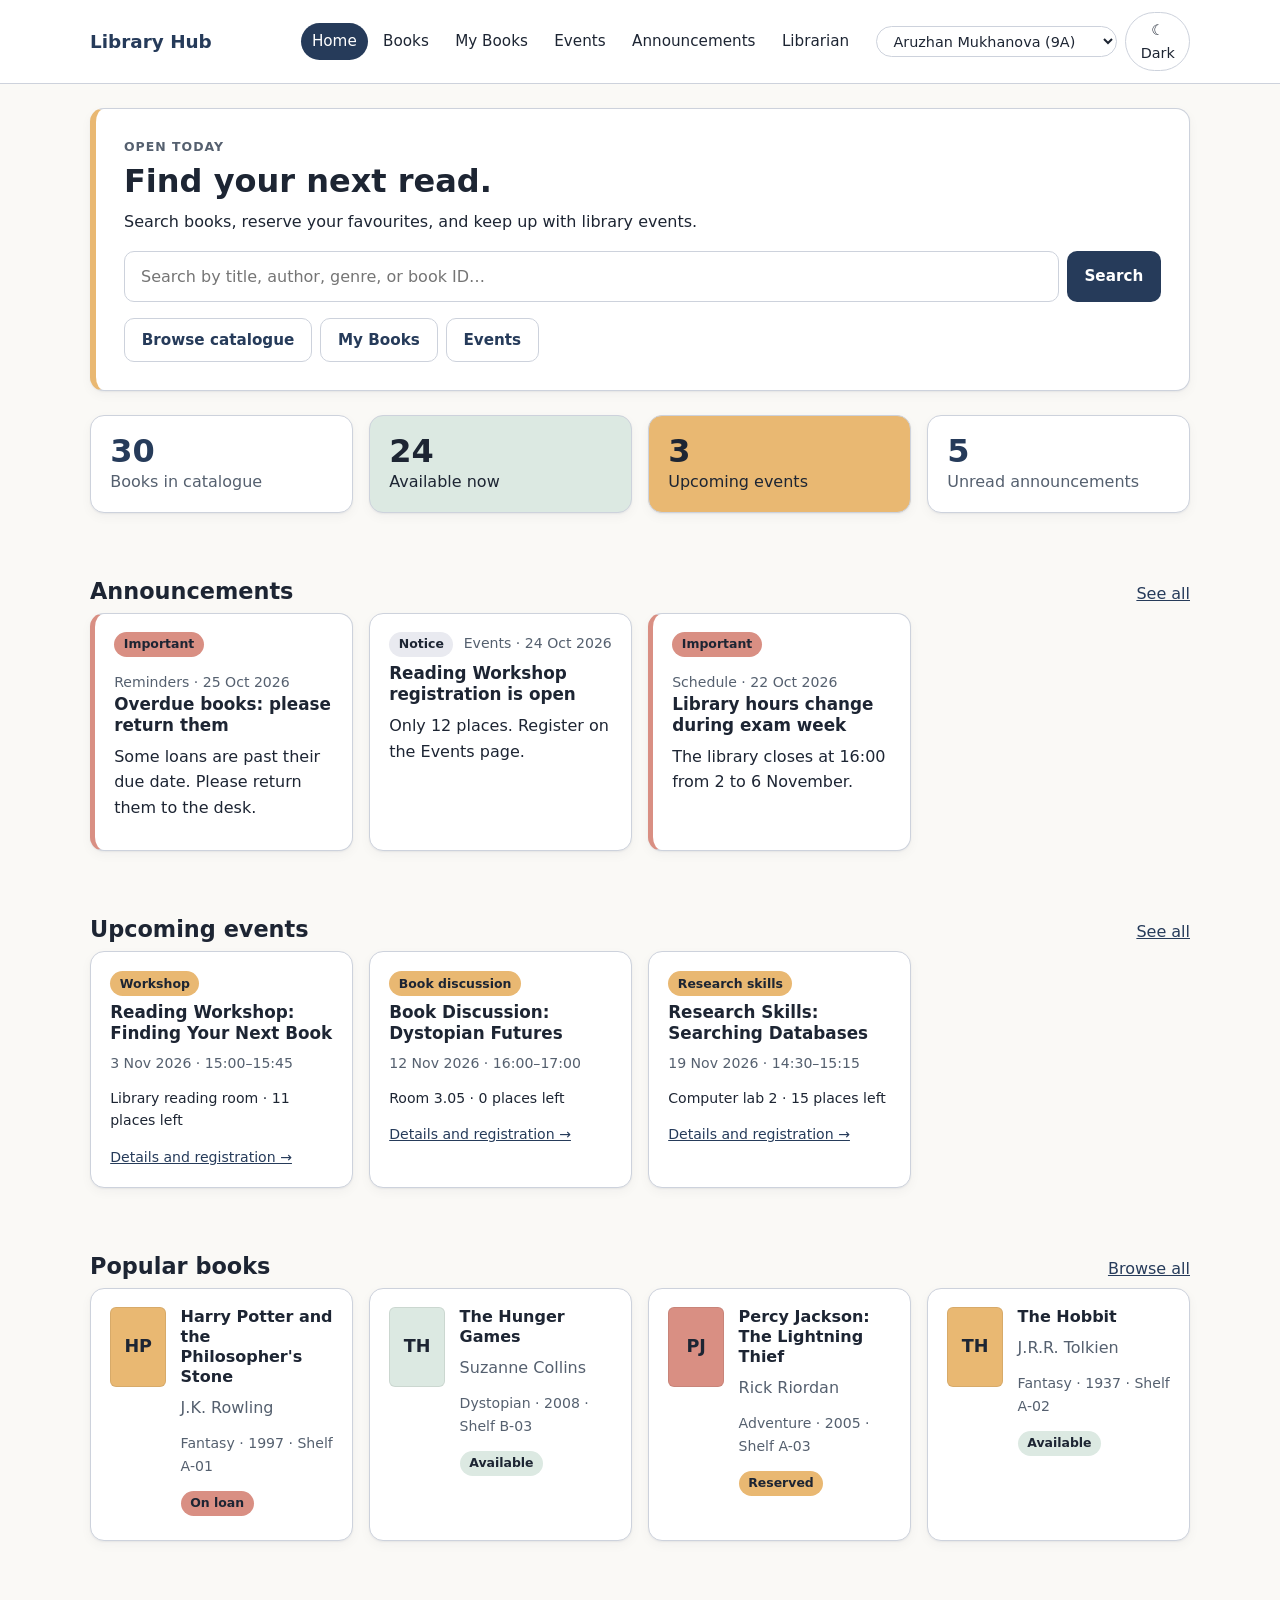
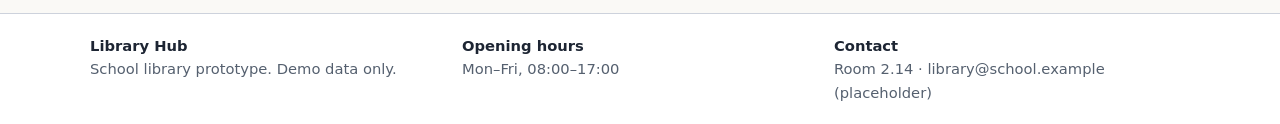
<file: index.html>
<!DOCTYPE html>
<html lang="en">
<head>
  <meta charset="UTF-8">
  <meta name="viewport" content="width=device-width, initial-scale=1">
  <title>Home · Library Hub</title>
  <script>
    (function () {
      var saved = null;
      try { saved = localStorage.getItem("libraryHub.theme"); } catch (e) {}
      var dark = saved ? saved === "dark" : matchMedia("(prefers-color-scheme: dark)").matches;
      document.documentElement.dataset.theme = dark ? "dark" : "light";
    })();
  </script>
  <link rel="stylesheet" href="css/style.css">
</head>
<body>
  <a class="visually-hidden" href="#main">Skip to content</a>
  <header class="site-header"><div class="inner">
    <a class="logo" href="index.html">Library Hub</a>
    <button class="menu-btn" type="button" aria-expanded="false" aria-controls="mainNav">Menu</button>
    <nav class="main-nav" id="mainNav" aria-label="Main">
      <a href="index.html" aria-current="page">Home</a>
      <a href="catalogue.html">Books</a>
      <a href="my-books.html">My Books</a>
      <a href="events.html">Events</a>
      <a href="announcements.html">Announcements</a>
      <a href="librarian.html">Librarian</a>
    </nav>
    <div class="header-tools">
      <label class="visually-hidden" for="studentSelect">Viewing as</label>
      <select id="studentSelect" class="student-select"></select>
      <button id="themeToggle" type="button">☾ Dark</button>
    </div>
  </div></header>

  <main id="main" class="container">
    <section class="card hero">
      <p class="eyebrow">Open today</p>
      <h1>Find your next read.</h1>
      <p>Search books, reserve your favourites, and keep up with library events.</p>
      <form id="heroSearch" class="search-form" role="search">
        <label class="visually-hidden" for="heroQuery">Search books</label>
        <input id="heroQuery" type="search" placeholder="Search by title, author, genre, or book ID…">
        <button class="btn primary" type="submit">Search</button>
      </form>
      <div class="quick-links">
        <a class="btn secondary" href="catalogue.html">Browse catalogue</a>
        <a class="btn secondary" href="my-books.html">My Books</a>
        <a class="btn secondary" href="events.html">Events</a>
      </div>
    </section>

    <section class="stats" aria-label="Library at a glance">
      <div class="card stat"><span class="stat-value" id="statBooks">–</span><span class="muted">Books in catalogue</span></div>
      <div class="card stat sage-bg"><span class="stat-value" id="statAvailable">–</span><span>Available now</span></div>
      <div class="card stat amber-bg"><span class="stat-value" id="statEvents">–</span><span>Upcoming events</span></div>
      <div class="card stat"><span class="stat-value" id="statUnread">–</span><span class="muted">Unread announcements</span></div>
    </section>

    <div class="section-head"><h2>Announcements</h2><a href="announcements.html">See all</a></div>
    <div class="card-grid" id="homeAnnouncements"></div>

    <div class="section-head"><h2>Upcoming events</h2><a href="events.html">See all</a></div>
    <div class="card-grid" id="homeEvents"></div>

    <div class="section-head"><h2>Popular books</h2><a href="catalogue.html">Browse all</a></div>
    <div class="card-grid books" id="homeBooks"></div>
  </main>

  <footer class="site-footer"><div class="inner">
    <div><strong>Library Hub</strong><br>School library prototype. Demo data only.</div>
    <div><strong>Opening hours</strong><br>Mon–Fri, 08:00–17:00</div>
    <div><strong>Contact</strong><br>Room 2.14 · library@school.example (placeholder)</div>
  </div></footer>

  <script src="js/data.js"></script>
  <script src="js/common.js"></script>
  <script src="js/home.js"></script>
</body>
</html>
</file>
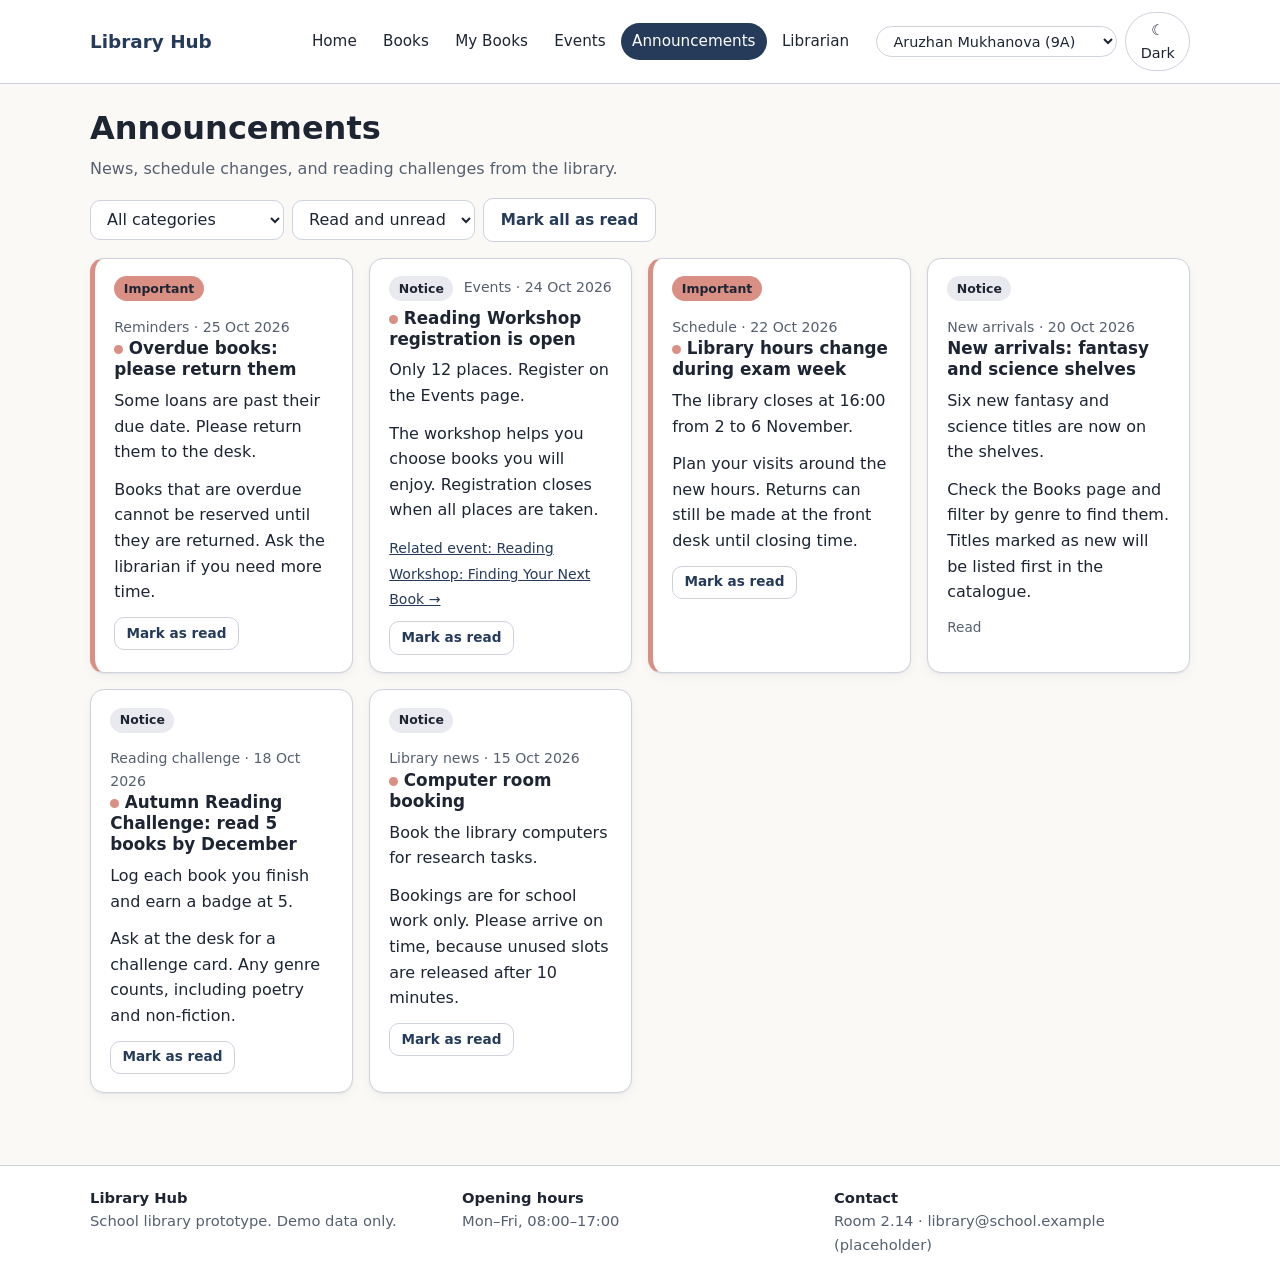
<file: announcements.html>
<!DOCTYPE html>
<html lang="en">
<head>
  <meta charset="UTF-8">
  <meta name="viewport" content="width=device-width, initial-scale=1">
  <title>Announcements · Library Hub</title>
  <script>
    (function () {
      var saved = null;
      try { saved = localStorage.getItem("libraryHub.theme"); } catch (e) {}
      var dark = saved ? saved === "dark" : matchMedia("(prefers-color-scheme: dark)").matches;
      document.documentElement.dataset.theme = dark ? "dark" : "light";
    })();
  </script>
  <link rel="stylesheet" href="css/style.css">
</head>
<body>
  <header class="site-header"><div class="inner">
    <a class="logo" href="index.html">Library Hub</a>
    <button class="menu-btn" type="button" aria-expanded="false" aria-controls="mainNav">Menu</button>
    <nav class="main-nav" id="mainNav" aria-label="Main">
      <a href="index.html">Home</a>
      <a href="catalogue.html">Books</a>
      <a href="my-books.html">My Books</a>
      <a href="events.html">Events</a>
      <a href="announcements.html" aria-current="page">Announcements</a>
      <a href="librarian.html">Librarian</a>
    </nav>
    <div class="header-tools">
      <label class="visually-hidden" for="studentSelect">Viewing as</label>
      <select id="studentSelect" class="student-select"></select>
      <button id="themeToggle" type="button">☾ Dark</button>
    </div>
  </div></header>

  <main class="container">
    <h1>Announcements</h1>
    <p class="muted">News, schedule changes, and reading challenges from the library.</p>

    <div class="actions" style="margin: 1rem 0;">
      <label for="categoryFilter" class="visually-hidden">Filter by category</label>
      <select id="categoryFilter" style="width:auto;">
        <option value="">All categories</option>
      </select>
      <label for="readFilter" class="visually-hidden">Filter by read status</label>
      <select id="readFilter" style="width:auto;">
        <option value="">Read and unread</option>
        <option value="unread">Unread only</option>
      </select>
      <button class="btn secondary" type="button" id="markAllRead">Mark all as read</button>
    </div>

    <div class="card-grid" id="announcementList"></div>
    <p class="empty card" id="emptyState" hidden>No announcements match these filters.</p>
  </main>

  <footer class="site-footer"><div class="inner">
    <div><strong>Library Hub</strong><br>School library prototype. Demo data only.</div>
    <div><strong>Opening hours</strong><br>Mon–Fri, 08:00–17:00</div>
    <div><strong>Contact</strong><br>Room 2.14 · library@school.example (placeholder)</div>
  </div></footer>

  <script src="js/data.js"></script>
  <script src="js/common.js"></script>
  <script src="js/announcements.js"></script>
</body>
</html>
</file>
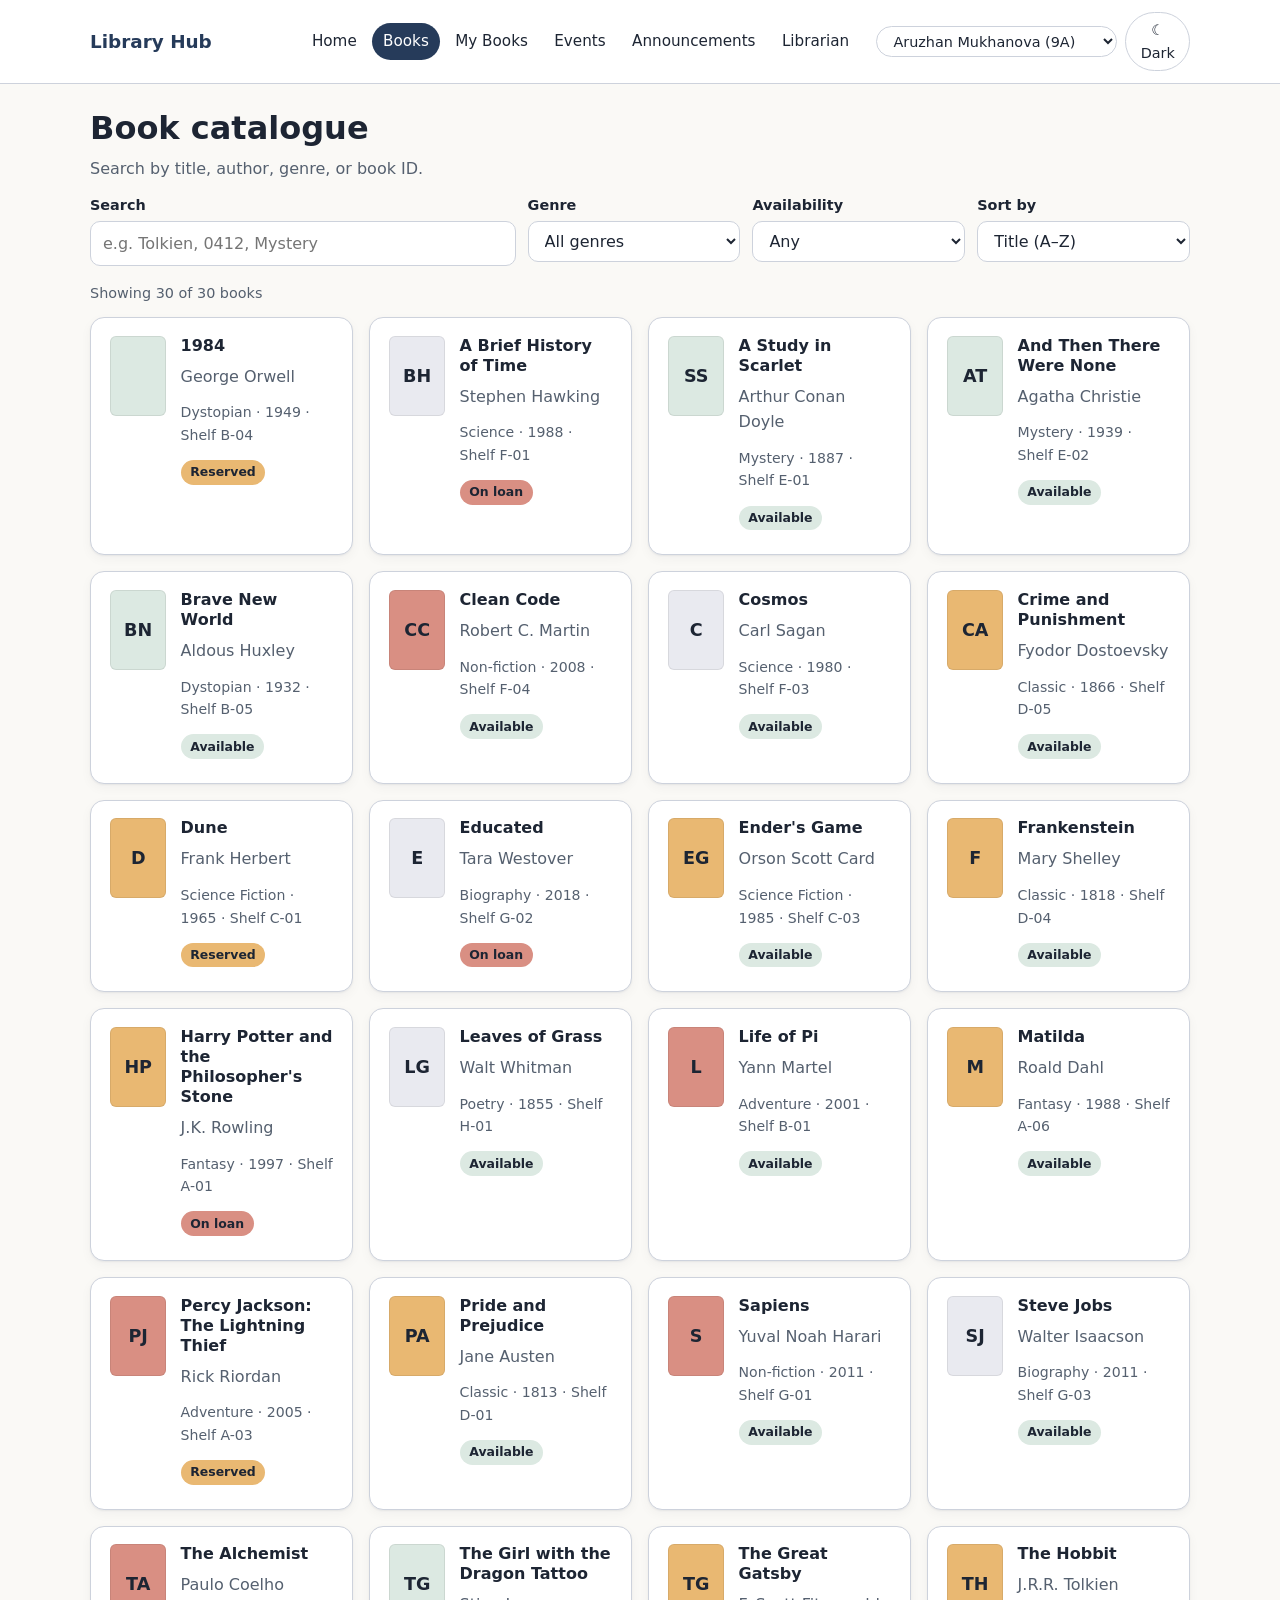
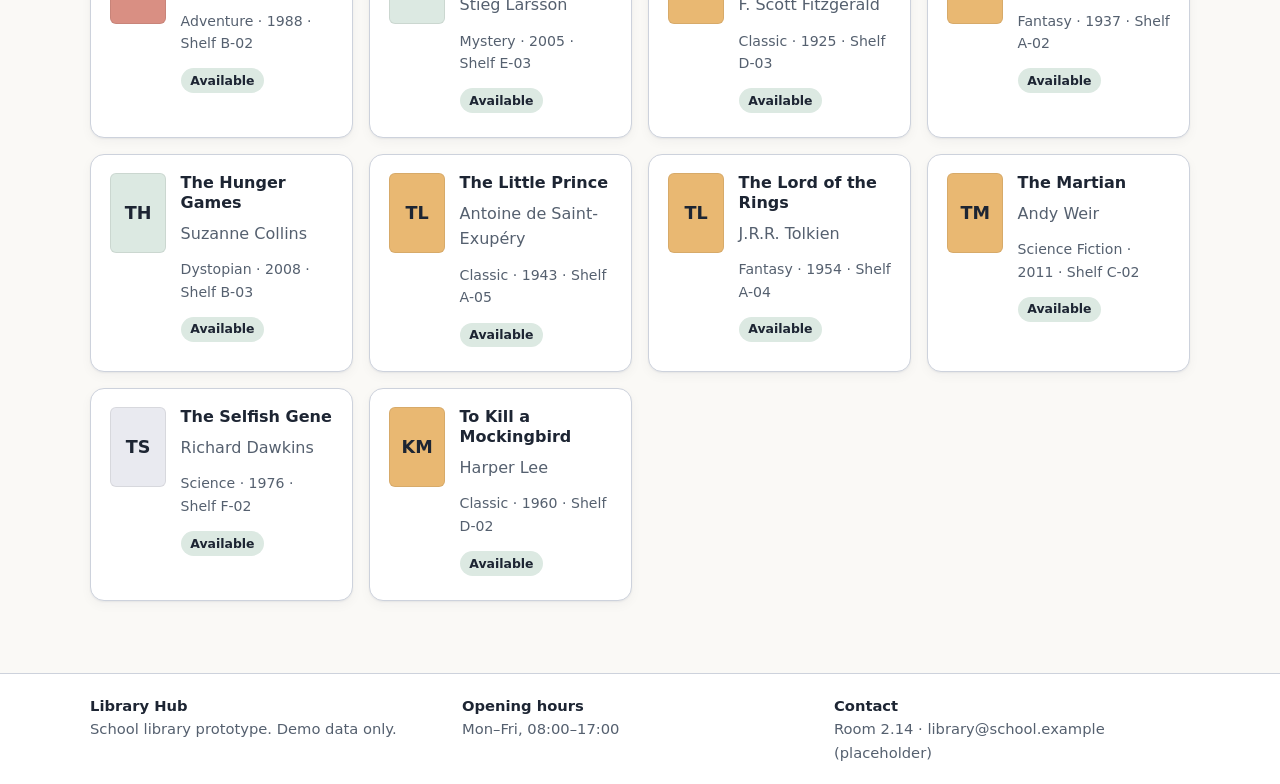
<file: catalogue.html>
<!DOCTYPE html>
<html lang="en">
<head>
  <meta charset="UTF-8">
  <meta name="viewport" content="width=device-width, initial-scale=1">
  <title>Book catalogue · Library Hub</title>
  <script>
    (function () {
      var saved = null;
      try { saved = localStorage.getItem("libraryHub.theme"); } catch (e) {}
      var dark = saved ? saved === "dark" : matchMedia("(prefers-color-scheme: dark)").matches;
      document.documentElement.dataset.theme = dark ? "dark" : "light";
    })();
  </script>
  <link rel="stylesheet" href="css/style.css">
</head>
<body>
  <header class="site-header"><div class="inner">
    <a class="logo" href="index.html">Library Hub</a>
    <button class="menu-btn" type="button" aria-expanded="false" aria-controls="mainNav">Menu</button>
    <nav class="main-nav" id="mainNav" aria-label="Main">
      <a href="index.html">Home</a>
      <a href="catalogue.html" aria-current="page">Books</a>
      <a href="my-books.html">My Books</a>
      <a href="events.html">Events</a>
      <a href="announcements.html">Announcements</a>
      <a href="librarian.html">Librarian</a>
    </nav>
    <div class="header-tools">
      <label class="visually-hidden" for="studentSelect">Viewing as</label>
      <select id="studentSelect" class="student-select"></select>
      <button id="themeToggle" type="button">☾ Dark</button>
    </div>
  </div></header>

  <main class="container">
    <h1>Book catalogue</h1>
    <p class="muted">Search by title, author, genre, or book ID.</p>

    <div class="filters">
      <div>
        <label for="searchInput">Search</label>
        <input id="searchInput" type="search" placeholder="e.g. Tolkien, 0412, Mystery">
      </div>
      <div>
        <label for="genreFilter">Genre</label>
        <select id="genreFilter"><option value="">All genres</option></select>
      </div>
      <div>
        <label for="availabilityFilter">Availability</label>
        <select id="availabilityFilter">
          <option value="">Any</option>
          <option value="available">Available</option>
          <option value="reserved">Reserved</option>
          <option value="borrowed">On loan</option>
        </select>
      </div>
      <div>
        <label for="sortSelect">Sort by</label>
        <select id="sortSelect">
          <option value="title">Title (A–Z)</option>
          <option value="author">Author (A–Z)</option>
          <option value="popularity">Most popular</option>
        </select>
      </div>
    </div>

    <p class="result-count" id="resultCount" aria-live="polite"></p>
    <div class="card-grid books" id="bookGrid"></div>
    <p class="empty card" id="emptyState" hidden>No books match your search. Try a different word, or clear the filters.</p>
  </main>

  <dialog id="bookDialog" aria-labelledby="dialogTitle">
    <button class="btn secondary close-btn" type="button" id="closeDialog">Close</button>
    <div id="bookDetail"></div>
  </dialog>

  <footer class="site-footer"><div class="inner">
    <div><strong>Library Hub</strong><br>School library prototype. Demo data only.</div>
    <div><strong>Opening hours</strong><br>Mon–Fri, 08:00–17:00</div>
    <div><strong>Contact</strong><br>Room 2.14 · library@school.example (placeholder)</div>
  </div></footer>

  <script src="js/data.js"></script>
  <script src="js/common.js"></script>
  <script src="js/catalogue.js"></script>
</body>
</html>
</file>
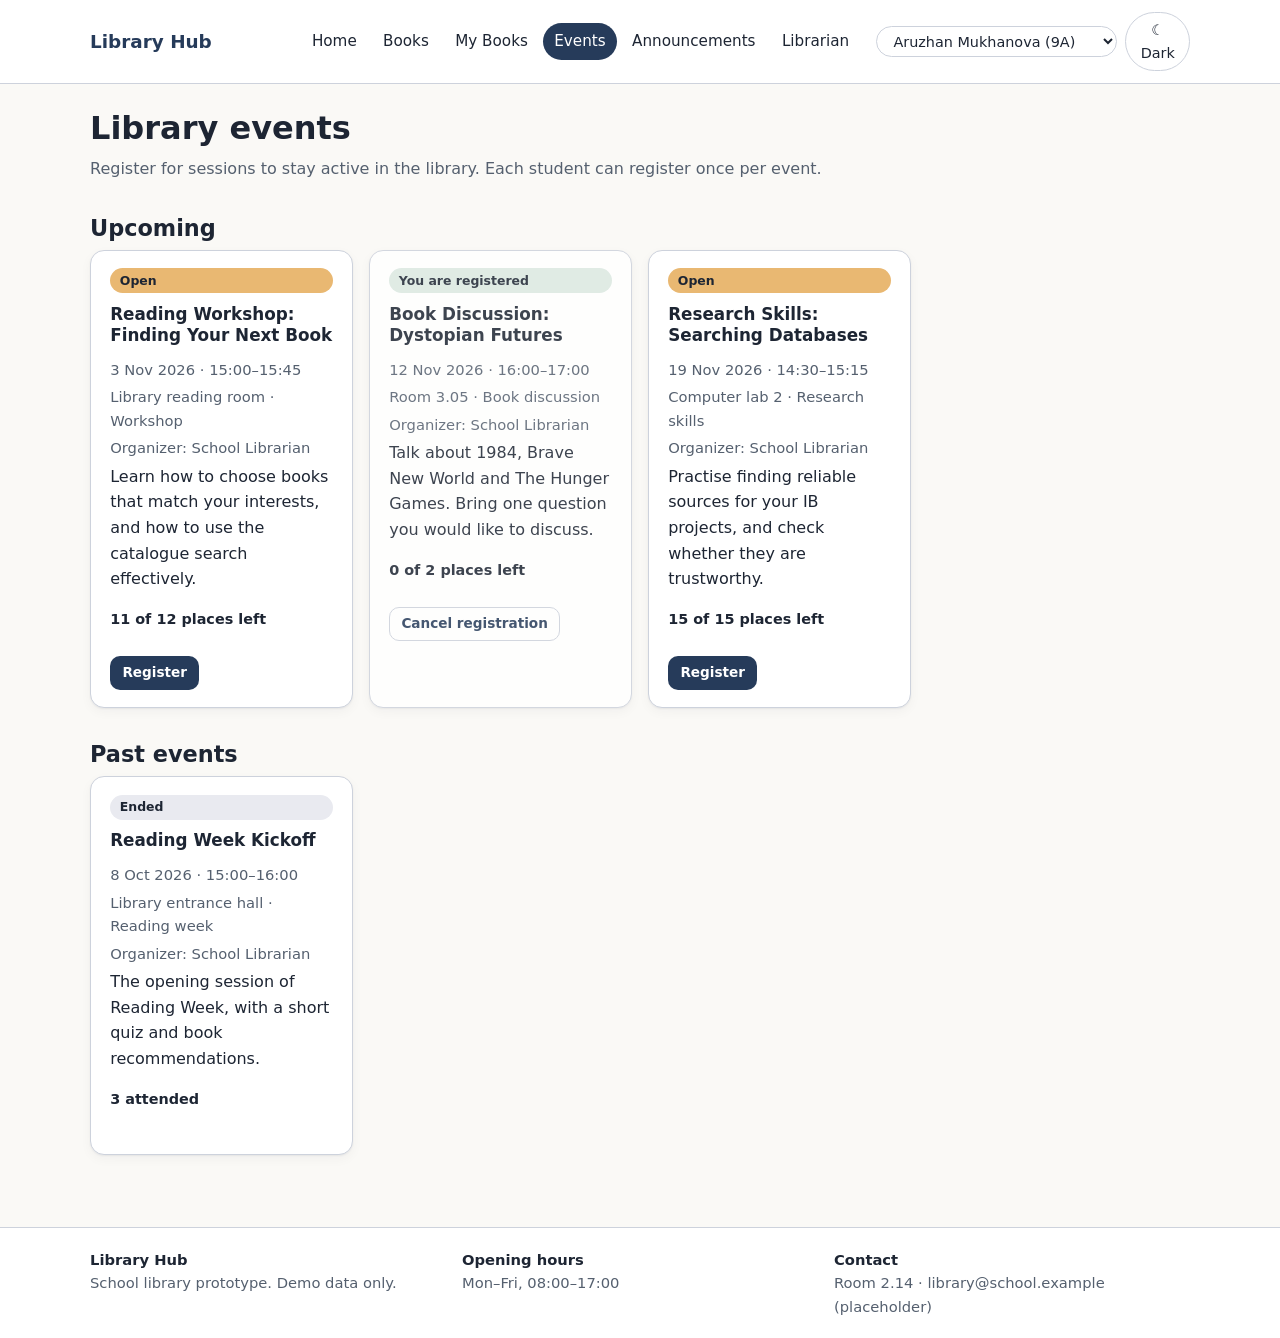
<file: events.html>
<!DOCTYPE html>
<html lang="en">
<head>
  <meta charset="UTF-8">
  <meta name="viewport" content="width=device-width, initial-scale=1">
  <title>Events · Library Hub</title>
  <script>
    (function () {
      var saved = null;
      try { saved = localStorage.getItem("libraryHub.theme"); } catch (e) {}
      var dark = saved ? saved === "dark" : matchMedia("(prefers-color-scheme: dark)").matches;
      document.documentElement.dataset.theme = dark ? "dark" : "light";
    })();
  </script>
  <link rel="stylesheet" href="css/style.css">
</head>
<body>
  <header class="site-header"><div class="inner">
    <a class="logo" href="index.html">Library Hub</a>
    <button class="menu-btn" type="button" aria-expanded="false" aria-controls="mainNav">Menu</button>
    <nav class="main-nav" id="mainNav" aria-label="Main">
      <a href="index.html">Home</a>
      <a href="catalogue.html">Books</a>
      <a href="my-books.html">My Books</a>
      <a href="events.html" aria-current="page">Events</a>
      <a href="announcements.html">Announcements</a>
      <a href="librarian.html">Librarian</a>
    </nav>
    <div class="header-tools">
      <label class="visually-hidden" for="studentSelect">Viewing as</label>
      <select id="studentSelect" class="student-select"></select>
      <button id="themeToggle" type="button">☾ Dark</button>
    </div>
  </div></header>

  <main class="container">
    <h1>Library events</h1>
    <p class="muted">Register for sessions to stay active in the library. Each student can register once per event.</p>

    <h2>Upcoming</h2>
    <div class="card-grid" id="upcomingEvents"></div>

    <h2>Past events</h2>
    <div class="card-grid" id="pastEvents"></div>
  </main>

  <footer class="site-footer"><div class="inner">
    <div><strong>Library Hub</strong><br>School library prototype. Demo data only.</div>
    <div><strong>Opening hours</strong><br>Mon–Fri, 08:00–17:00</div>
    <div><strong>Contact</strong><br>Room 2.14 · library@school.example (placeholder)</div>
  </div></footer>

  <script src="js/data.js"></script>
  <script src="js/common.js"></script>
  <script src="js/events.js"></script>
</body>
</html>
</file>
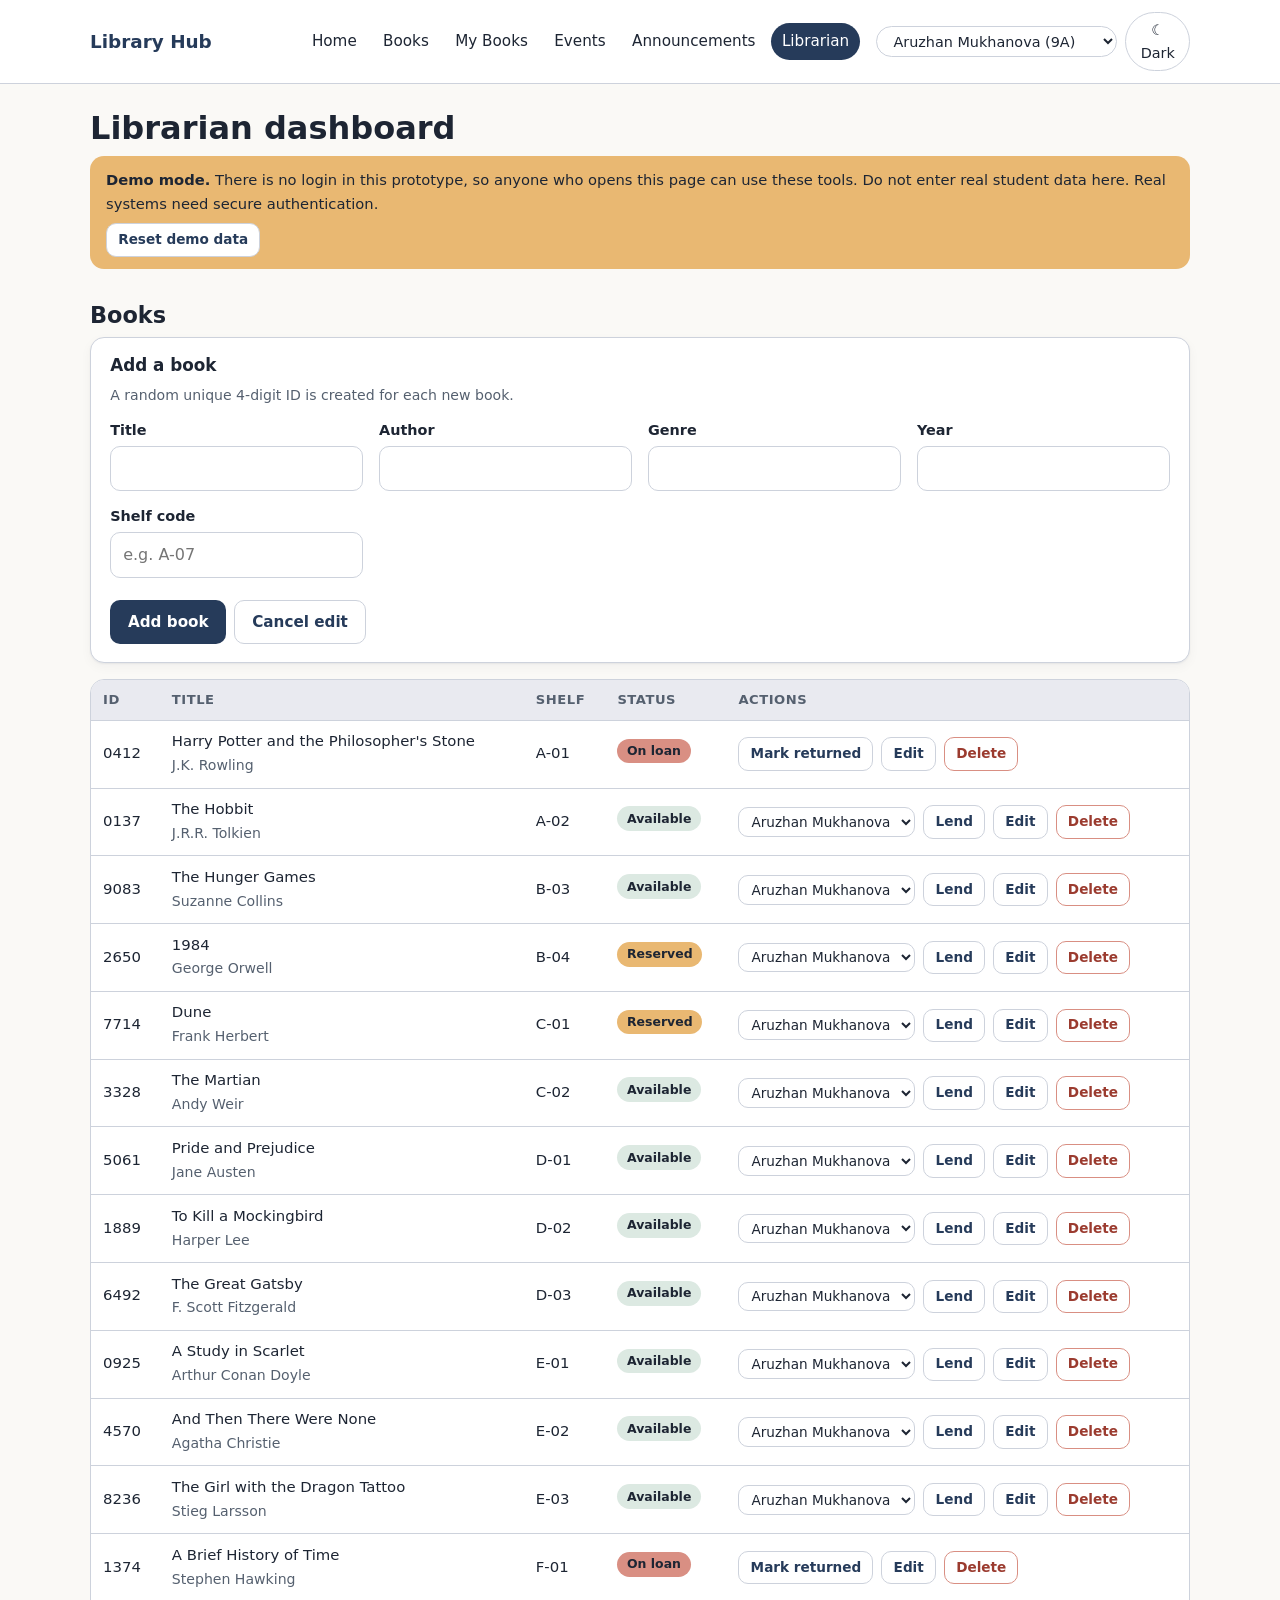
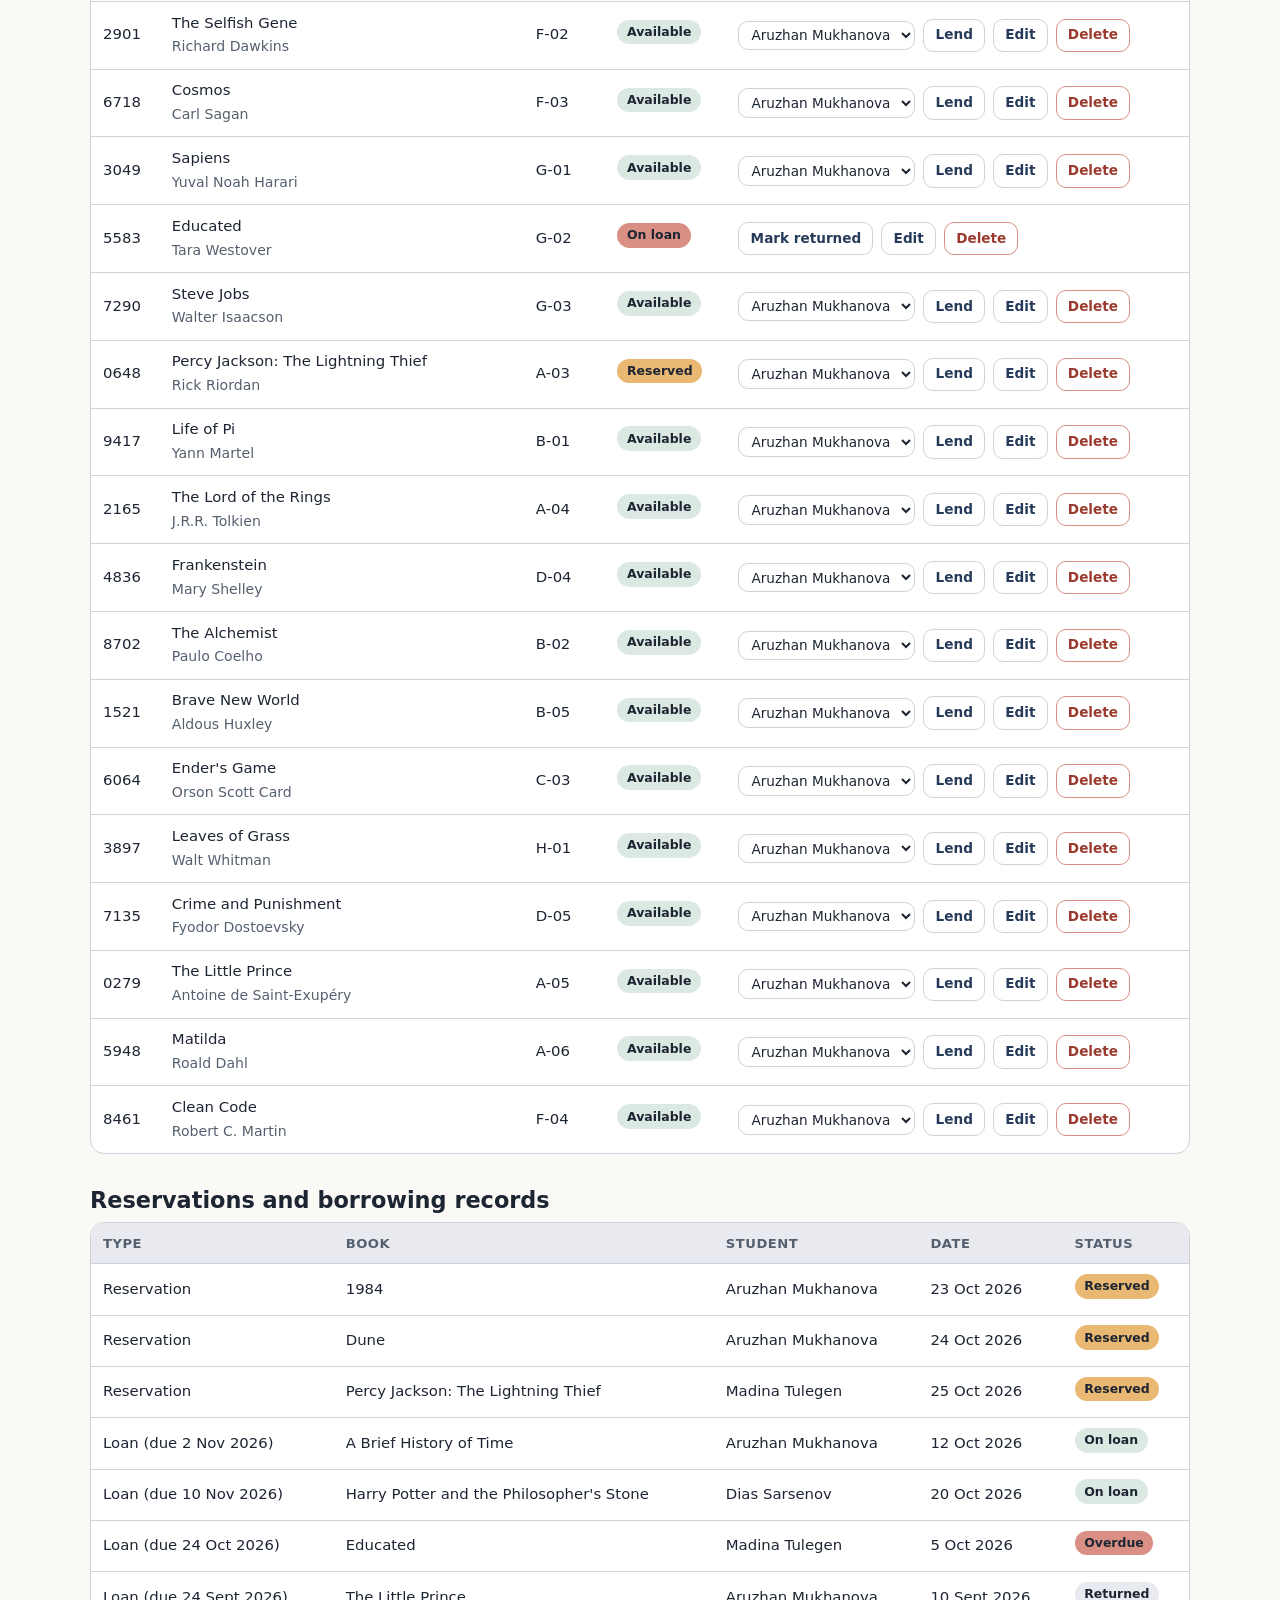
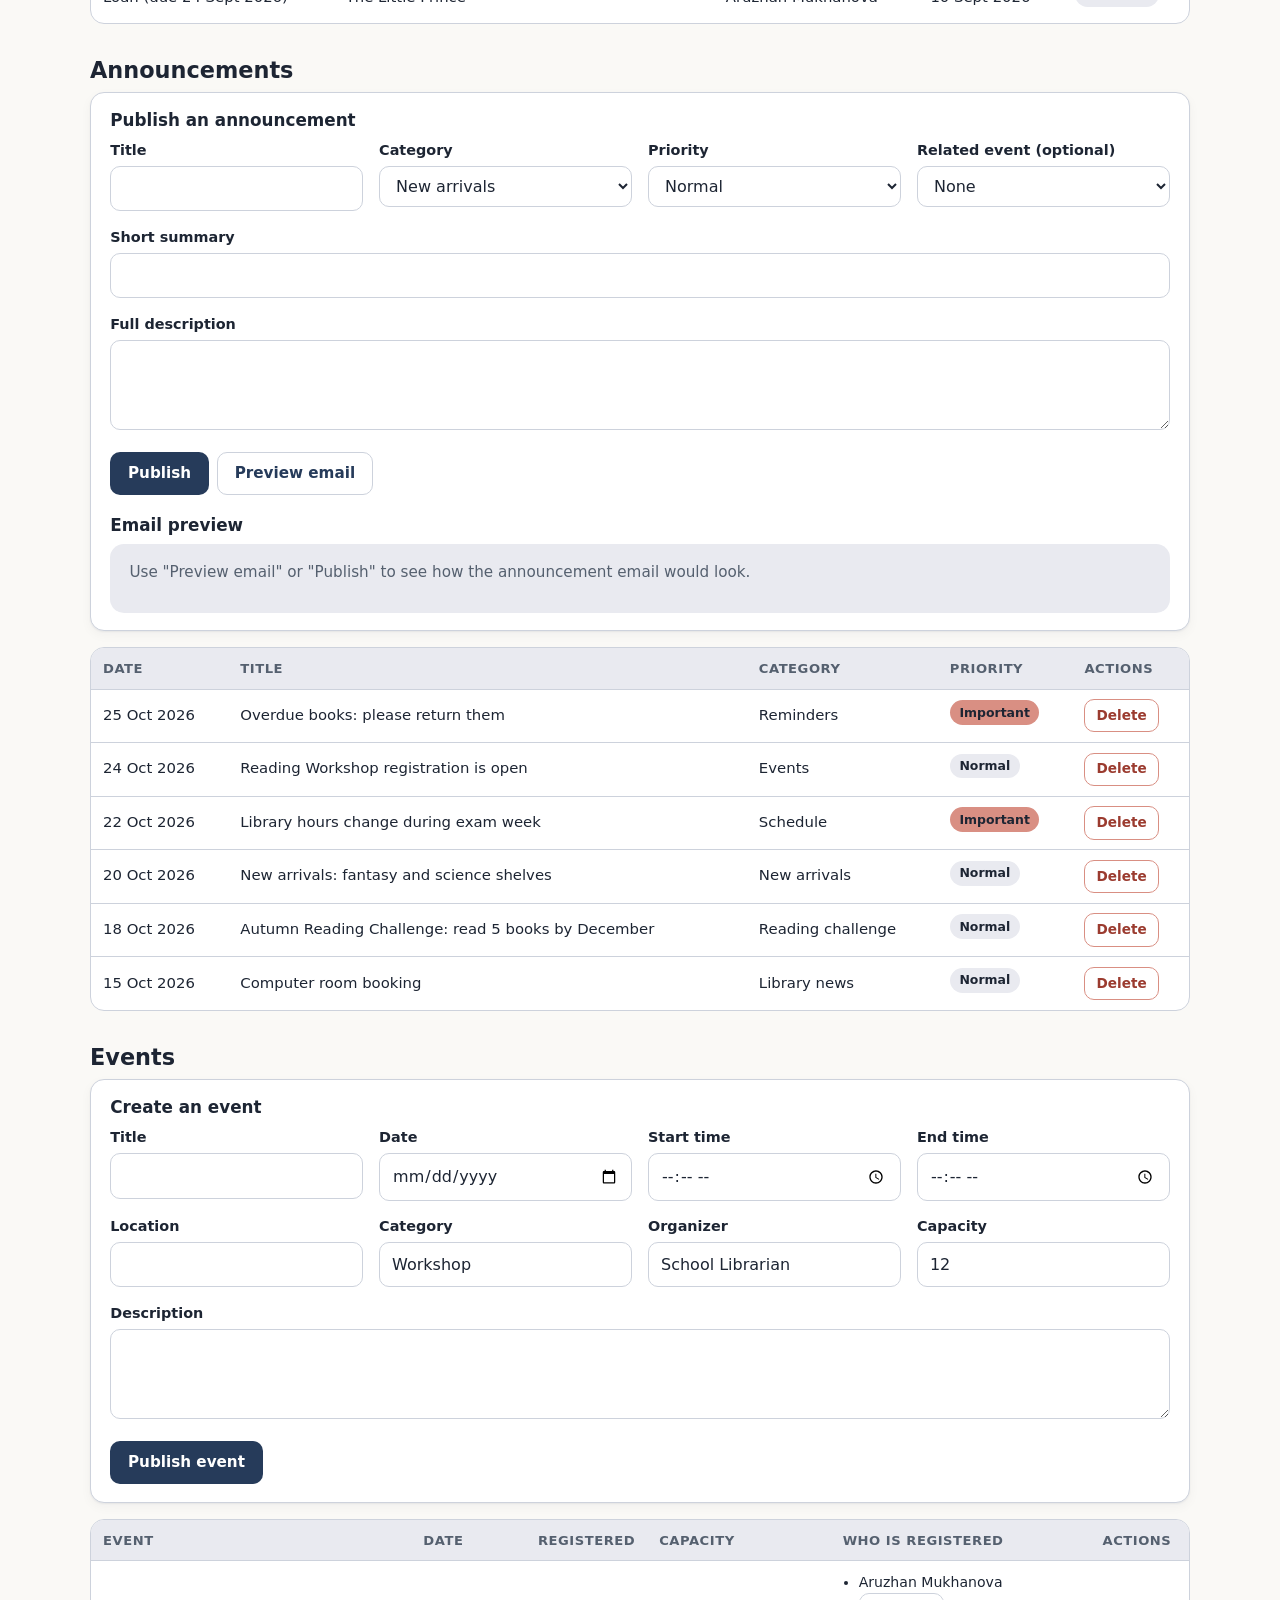
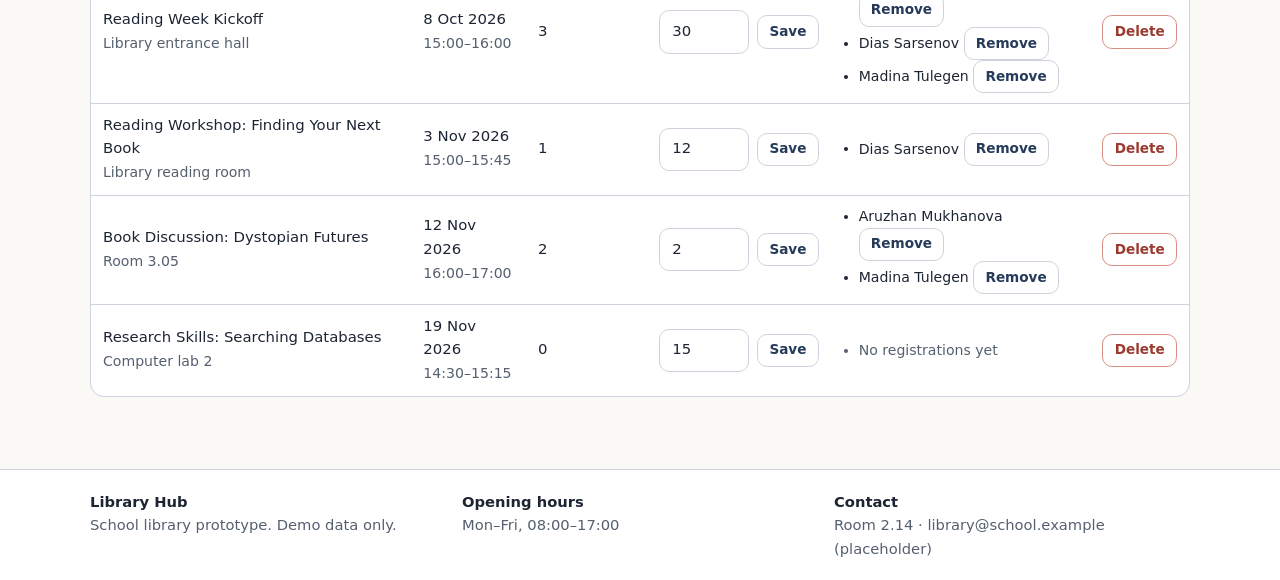
<file: librarian.html>
<!DOCTYPE html>
<html lang="en">
<head>
  <meta charset="UTF-8">
  <meta name="viewport" content="width=device-width, initial-scale=1">
  <title>Librarian dashboard · Library Hub</title>
  <script>
    (function () {
      var saved = null;
      try { saved = localStorage.getItem("libraryHub.theme"); } catch (e) {}
      var dark = saved ? saved === "dark" : matchMedia("(prefers-color-scheme: dark)").matches;
      document.documentElement.dataset.theme = dark ? "dark" : "light";
    })();
  </script>
  <link rel="stylesheet" href="css/style.css">
</head>
<body>
  <header class="site-header"><div class="inner">
    <a class="logo" href="index.html">Library Hub</a>
    <button class="menu-btn" type="button" aria-expanded="false" aria-controls="mainNav">Menu</button>
    <nav class="main-nav" id="mainNav" aria-label="Main">
      <a href="index.html">Home</a>
      <a href="catalogue.html">Books</a>
      <a href="my-books.html">My Books</a>
      <a href="events.html">Events</a>
      <a href="announcements.html">Announcements</a>
      <a href="librarian.html" aria-current="page">Librarian</a>
    </nav>
    <div class="header-tools">
      <label class="visually-hidden" for="studentSelect">Viewing as</label>
      <select id="studentSelect" class="student-select"></select>
      <button id="themeToggle" type="button">☾ Dark</button>
    </div>
  </div></header>

  <main class="container">
    <h1>Librarian dashboard</h1>
    <div class="notice warn">
      <strong>Demo mode.</strong> There is no login in this prototype, so anyone who opens this page can use these tools. Do not enter real student data here. Real systems need secure authentication.
      <div class="actions" style="margin-top:0.5rem;">
        <button class="btn secondary small-btn" type="button" id="resetDemo">Reset demo data</button>
      </div>
    </div>

    <!-- ===== Books ===== -->
    <h2>Books</h2>
    <div class="card">
      <h3 id="bookFormTitle">Add a book</h3>
      <p class="small muted">A random unique 4-digit ID is created for each new book.</p>
      <form id="bookForm" novalidate>
        <input type="hidden" id="bookEditId">
        <div class="form-grid">
          <div class="field"><label for="bookTitle">Title</label><input id="bookTitle" required></div>
          <div class="field"><label for="bookAuthor">Author</label><input id="bookAuthor" required></div>
          <div class="field"><label for="bookGenre">Genre</label><input id="bookGenre" list="genreOptions" required><datalist id="genreOptions"></datalist></div>
          <div class="field"><label for="bookYear">Year</label><input id="bookYear" type="number" min="1450" max="2026" required></div>
          <div class="field"><label for="bookShelf">Shelf code</label><input id="bookShelf" placeholder="e.g. A-07" required></div>
        </div>
        <div class="form-actions">
          <button class="btn primary" type="submit" id="bookSubmit">Add book</button>
          <button class="btn secondary" type="button" id="bookCancelEdit" hidden>Cancel edit</button>
        </div>
      </form>
    </div>

    <div class="table-wrap" style="margin-top:1rem;">
      <table>
        <thead><tr><th>ID</th><th>Title</th><th>Shelf</th><th>Status</th><th>Actions</th></tr></thead>
        <tbody id="bookTable"></tbody>
      </table>
    </div>

    <!-- ===== Records ===== -->
    <h2>Reservations and borrowing records</h2>
    <div class="table-wrap">
      <table>
        <thead><tr><th>Type</th><th>Book</th><th>Student</th><th>Date</th><th>Status</th></tr></thead>
        <tbody id="recordTable"></tbody>
      </table>
    </div>

    <!-- ===== Announcements ===== -->
    <h2>Announcements</h2>
    <div class="card">
      <h3>Publish an announcement</h3>
      <form id="announcementForm" novalidate>
        <div class="form-grid">
          <div class="field"><label for="annTitle">Title</label><input id="annTitle" required></div>
          <div class="field"><label for="annCategory">Category</label>
            <select id="annCategory">
              <option>New arrivals</option><option>Schedule</option><option>Reading challenge</option>
              <option>Events</option><option>Library news</option><option>Reminders</option>
            </select>
          </div>
          <div class="field"><label for="annPriority">Priority</label>
            <select id="annPriority"><option value="normal">Normal</option><option value="high">Important</option></select>
          </div>
          <div class="field"><label for="annEvent">Related event (optional)</label>
            <select id="annEvent"><option value="">None</option></select>
          </div>
        </div>
        <div class="field"><label for="annSummary">Short summary</label><input id="annSummary" required></div>
        <div class="field"><label for="annBody">Full description</label><textarea id="annBody"></textarea></div>
        <div class="form-actions">
          <button class="btn primary" type="submit">Publish</button>
          <button class="btn secondary" type="button" id="annPreview">Preview email</button>
        </div>
      </form>

      <h3 style="margin-top:1.25rem;">Email preview</h3>
      <div class="preview" id="emailPreview" aria-live="polite">
        <p class="muted">Use "Preview email" or "Publish" to see how the announcement email would look.</p>
      </div>
    </div>

    <div class="table-wrap" style="margin-top:1rem;">
      <table>
        <thead><tr><th>Date</th><th>Title</th><th>Category</th><th>Priority</th><th>Actions</th></tr></thead>
        <tbody id="announcementTable"></tbody>
      </table>
    </div>

    <!-- ===== Events ===== -->
    <h2>Events</h2>
    <div class="card">
      <h3>Create an event</h3>
      <form id="eventForm" novalidate>
        <div class="form-grid">
          <div class="field"><label for="evTitle">Title</label><input id="evTitle" required></div>
          <div class="field"><label for="evDate">Date</label><input id="evDate" type="date" required></div>
          <div class="field"><label for="evStart">Start time</label><input id="evStart" type="time" required></div>
          <div class="field"><label for="evEnd">End time</label><input id="evEnd" type="time" required></div>
          <div class="field"><label for="evLocation">Location</label><input id="evLocation" required></div>
          <div class="field"><label for="evCategory">Category</label><input id="evCategory" value="Workshop"></div>
          <div class="field"><label for="evOrganizer">Organizer</label><input id="evOrganizer" value="School Librarian"></div>
          <div class="field"><label for="evCapacity">Capacity</label><input id="evCapacity" type="number" min="1" value="12" required></div>
        </div>
        <div class="field"><label for="evDescription">Description</label><textarea id="evDescription"></textarea></div>
        <div class="form-actions"><button class="btn primary" type="submit">Publish event</button></div>
      </form>
    </div>

    <div class="table-wrap" style="margin-top:1rem;">
      <table>
        <thead><tr><th>Event</th><th>Date</th><th>Registered</th><th>Capacity</th><th>Who is registered</th><th>Actions</th></tr></thead>
        <tbody id="eventTable"></tbody>
      </table>
    </div>
  </main>

  <footer class="site-footer"><div class="inner">
    <div><strong>Library Hub</strong><br>School library prototype. Demo data only.</div>
    <div><strong>Opening hours</strong><br>Mon–Fri, 08:00–17:00</div>
    <div><strong>Contact</strong><br>Room 2.14 · library@school.example (placeholder)</div>
  </div></footer>

  <script src="js/data.js"></script>
  <script src="js/common.js"></script>
  <script src="js/librarian.js"></script>
</body>
</html>
</file>
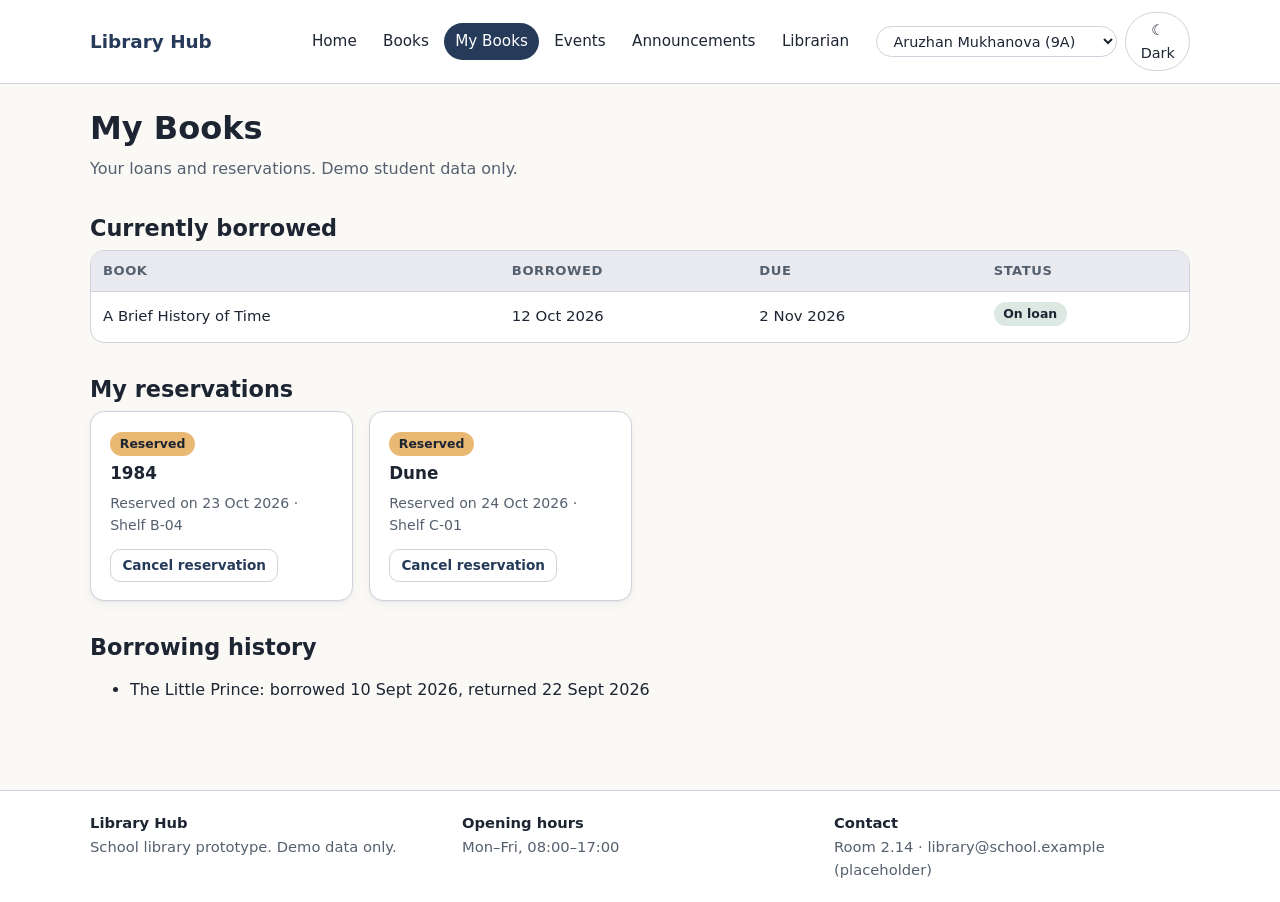
<file: my-books.html>
<!DOCTYPE html>
<html lang="en">
<head>
  <meta charset="UTF-8">
  <meta name="viewport" content="width=device-width, initial-scale=1">
  <title>My Books · Library Hub</title>
  <script>
    (function () {
      var saved = null;
      try { saved = localStorage.getItem("libraryHub.theme"); } catch (e) {}
      var dark = saved ? saved === "dark" : matchMedia("(prefers-color-scheme: dark)").matches;
      document.documentElement.dataset.theme = dark ? "dark" : "light";
    })();
  </script>
  <link rel="stylesheet" href="css/style.css">
</head>
<body>
  <header class="site-header"><div class="inner">
    <a class="logo" href="index.html">Library Hub</a>
    <button class="menu-btn" type="button" aria-expanded="false" aria-controls="mainNav">Menu</button>
    <nav class="main-nav" id="mainNav" aria-label="Main">
      <a href="index.html">Home</a>
      <a href="catalogue.html">Books</a>
      <a href="my-books.html" aria-current="page">My Books</a>
      <a href="events.html">Events</a>
      <a href="announcements.html">Announcements</a>
      <a href="librarian.html">Librarian</a>
    </nav>
    <div class="header-tools">
      <label class="visually-hidden" for="studentSelect">Viewing as</label>
      <select id="studentSelect" class="student-select"></select>
      <button id="themeToggle" type="button">☾ Dark</button>
    </div>
  </div></header>

  <main class="container">
    <h1>My Books</h1>
    <p class="muted">Your loans and reservations. Demo student data only.</p>

    <h2>Currently borrowed</h2>
    <div id="loanList"></div>

    <h2>My reservations</h2>
    <div id="reservationList"></div>

    <h2>Borrowing history</h2>
    <div id="historyList"></div>
  </main>

  <footer class="site-footer"><div class="inner">
    <div><strong>Library Hub</strong><br>School library prototype. Demo data only.</div>
    <div><strong>Opening hours</strong><br>Mon–Fri, 08:00–17:00</div>
    <div><strong>Contact</strong><br>Room 2.14 · library@school.example (placeholder)</div>
  </div></footer>

  <script src="js/data.js"></script>
  <script src="js/common.js"></script>
  <script src="js/my-books.js"></script>
</body>
</html>
</file>
<file: css/style.css>
/* ==========================================================
   Library Hub design system
   Light and dark themes share the same tokens. Components
   read the tokens, so changing a colour changes every page.
   ========================================================== */

:root {
  --bg: #FAF9F6;
  --surface: #FFFFFF;
  --text: #1D2533;
  --muted: #55606F;
  --primary: #263B5A;
  --on-primary: #FFFFFF;
  --sage: #DCE9E2;
  --amber: #E9B872;
  --coral: #D98F83;
  --gray: #E9EAF0;
  --border: #CDD2DC;
  --focus: #263B5A;
  --on-badge: #1D2533;
  --cover-1: #DCE9E2; --cover-2: #E9B872; --cover-3: #D98F83; --cover-4: #E9EAF0; --cover-5: #C9D6E8;
  --shadow: 0 1px 2px rgba(20, 30, 50, 0.06), 0 4px 12px rgba(20, 30, 50, 0.04);
  --radius: 14px;
  color-scheme: light;
}

:root[data-theme="dark"] {
  --bg: #171D28;
  --surface: #222B39;
  --text: #F4F5F7;
  --muted: #B7C0CD;
  --primary: #9EB8E0;
  --on-primary: #171D28;
  --sage: #A8C7B6;
  --amber: #E9B872;
  --coral: #D98F83;
  --gray: #394456;
  --border: #394456;
  --focus: #9EB8E0;
  --on-badge: #171D28;
  --cover-1: #A8C7B6; --cover-2: #E9B872; --cover-3: #D98F83; --cover-4: #5A6679; --cover-5: #9EB8E0;
  --shadow: 0 1px 2px rgba(0, 0, 0, 0.3);
  color-scheme: dark;
}

* { box-sizing: border-box; }

body {
  margin: 0;
  font-family: system-ui, -apple-system, "Segoe UI", Roboto, Arial, sans-serif;
  font-size: 16px;
  line-height: 1.6;
  background: var(--bg);
  color: var(--text);
  min-height: 100vh;
  display: flex;
  flex-direction: column;
}

main { flex: 1; }
h1, h2, h3 { line-height: 1.25; margin: 0 0 0.5rem; }
h1 { font-size: 2rem; }
h2 { font-size: 1.4rem; margin-top: 2rem; }
h3 { font-size: 1.05rem; }
p { margin: 0 0 0.75rem; }
a { color: var(--primary); }
a:focus-visible, button:focus-visible, input:focus-visible, select:focus-visible, textarea:focus-visible, summary:focus-visible {
  outline: 3px solid var(--focus);
  outline-offset: 2px;
}

.container { width: min(1100px, 92%); margin: 0 auto; padding: 1.5rem 0 2.5rem; }
.muted { color: var(--muted); }
.small { font-size: 0.88rem; }
.visually-hidden {
  position: absolute; width: 1px; height: 1px; overflow: hidden; clip: rect(0 0 0 0); white-space: nowrap;
}

/* ---------- header ---------- */

.site-header {
  background: var(--surface);
  border-bottom: 1px solid var(--border);
  position: sticky; top: 0; z-index: 10;
}
.site-header .inner {
  width: min(1100px, 92%); margin: 0 auto;
  display: flex; align-items: center; gap: 1rem; padding: 0.75rem 0; flex-wrap: wrap;
}
.logo { font-weight: 700; color: var(--primary); text-decoration: none; font-size: 1.15rem; margin-right: auto; }
.main-nav { display: flex; gap: 0.25rem; flex-wrap: wrap; }
.main-nav a {
  text-decoration: none; color: var(--text); padding: 0.4rem 0.7rem; border-radius: 999px; font-size: 0.95rem;
}
.main-nav a:hover { background: var(--gray); }
.main-nav a[aria-current="page"] { background: var(--primary); color: var(--on-primary); }
.header-tools { display: flex; gap: 0.5rem; align-items: center; }
.student-select, .menu-btn, #themeToggle {
  font: inherit; font-size: 0.9rem; color: var(--text); background: var(--surface);
  border: 1px solid var(--border); border-radius: 999px; padding: 0.35rem 0.75rem; cursor: pointer;
}
.menu-btn { display: none; }

/* ---------- buttons, badges, forms ---------- */

.btn {
  display: inline-block; font: inherit; font-weight: 600; font-size: 0.95rem; cursor: pointer;
  padding: 0.55rem 1.05rem; border-radius: 10px; border: 1px solid transparent; text-decoration: none;
  transition: background 0.15s ease, border-color 0.15s ease;
}
.btn.primary { background: var(--primary); color: var(--on-primary); }
.btn.primary:hover { filter: brightness(1.08); }
.btn.secondary { background: var(--surface); color: var(--primary); border-color: var(--border); }
.btn.secondary:hover { background: var(--gray); }
.btn.danger { background: var(--surface); color: #9B3B2F; border-color: var(--coral); }
.btn.small-btn { padding: 0.3rem 0.7rem; font-size: 0.85rem; }
.btn:disabled { opacity: 0.55; cursor: not-allowed; }

.badge {
  display: inline-block; font-size: 0.78rem; font-weight: 600; padding: 0.15rem 0.6rem;
  border-radius: 999px; color: var(--on-badge); margin-bottom: 0.4rem;
}
.badge.sage { background: var(--sage); }
.badge.amber { background: var(--amber); }
.badge.coral { background: var(--coral); }
.badge.gray { background: var(--gray); color: var(--text); }

input, select, textarea {
  font: inherit; color: var(--text); background: var(--surface);
  border: 1px solid var(--border); border-radius: 10px; padding: 0.55rem 0.75rem; width: 100%;
}
textarea { min-height: 90px; resize: vertical; }
label { font-size: 0.9rem; font-weight: 600; display: block; margin-bottom: 0.25rem; }
.field { margin-bottom: 0.9rem; }
.form-grid { display: grid; grid-template-columns: repeat(auto-fit, minmax(220px, 1fr)); gap: 0 1rem; }
.form-actions { display: flex; gap: 0.5rem; flex-wrap: wrap; margin-top: 0.5rem; }
.search-form { display: flex; gap: 0.5rem; margin: 1rem 0; flex-wrap: wrap; }
.search-form input { flex: 1; min-width: 220px; font-size: 1rem; padding: 0.75rem 1rem; }
.filters { display: grid; grid-template-columns: 2fr repeat(3, 1fr); gap: 0.75rem; margin-bottom: 1rem; }
.result-count { color: var(--muted); font-size: 0.9rem; margin-bottom: 0.75rem; }

/* ---------- cards and layout ---------- */

.card {
  background: var(--surface); border: 1px solid var(--border); border-radius: var(--radius);
  padding: 1.1rem 1.2rem; box-shadow: var(--shadow);
}
.card-grid { display: grid; grid-template-columns: repeat(auto-fill, minmax(250px, 1fr)); gap: 1rem; }
.section-head { display: flex; justify-content: space-between; align-items: baseline; margin-top: 2rem; }
.section-head h2 { margin-bottom: 0.5rem; }
.empty { color: var(--muted); text-align: center; padding: 1.5rem; }
.meta { display: flex; justify-content: space-between; gap: 0.5rem; align-items: flex-start; flex-wrap: wrap; }
.sep { border: 0; border-top: 1px solid var(--border); margin: 1.5rem 0; }
.actions { display: flex; gap: 0.5rem; flex-wrap: wrap; align-items: center; }
.notice {
  background: var(--sage); color: var(--on-badge); border-radius: var(--radius); padding: 0.75rem 1rem; margin-bottom: 1rem; font-size: 0.92rem;
}
.notice.warn { background: var(--amber); }
:root[data-theme="dark"] .notice { background: #2C4236; color: #F4F5F7; }
:root[data-theme="dark"] .notice.warn { background: #5A4520; color: #F4F5F7; }

/* ---------- home ---------- */

.hero { padding: 1.75rem; border-left: 6px solid var(--amber); }
.eyebrow { text-transform: uppercase; letter-spacing: 0.08em; font-size: 0.78rem; font-weight: 700; color: var(--muted); margin: 0 0 0.25rem; }
.quick-links { display: flex; gap: 0.5rem; flex-wrap: wrap; }
.stats { display: grid; grid-template-columns: repeat(auto-fit, minmax(190px, 1fr)); gap: 1rem; margin: 1.5rem 0 0; }
.stat { display: flex; flex-direction: column; }
.stat-value { font-size: 2rem; font-weight: 700; color: var(--primary); line-height: 1.1; }
.stat.sage-bg { background: var(--sage); color: var(--on-badge); }
.stat.amber-bg { background: var(--amber); color: var(--on-badge); }
.stat.sage-bg .stat-value, .stat.amber-bg .stat-value { color: var(--on-badge); }

/* ---------- book cards and covers ---------- */

.book-card { display: flex; gap: 0.9rem; text-decoration: none; color: var(--text); transition: transform 0.15s ease, border-color 0.15s ease; }
.book-card:hover { border-color: var(--primary); transform: translateY(-2px); }
.book-card h3 { font-size: 1rem; }
.books .book-card { flex-direction: row; }
.cover {
  flex: 0 0 56px; height: 80px; border-radius: 6px; display: flex; align-items: center; justify-content: center;
  font-weight: 700; color: #1D2533; font-size: 1.1rem; box-shadow: inset 0 0 0 1px rgba(0,0,0,0.08);
}
.cover-1 { background: var(--cover-1); }
.cover-2 { background: var(--cover-2); }
.cover-3 { background: var(--cover-3); }
.cover-4 { background: var(--cover-4); }
.cover-5 { background: var(--cover-5); }
.cover-large { width: 120px; height: 170px; flex: 0 0 120px; font-size: 1.8rem; }

/* ---------- announcements and events ---------- */

.announcement.important { border-left: 5px solid var(--coral); }
.announcement .actions, .event-card .actions { margin-top: 0.6rem; }
.event-card { display: flex; flex-direction: column; gap: 0.25rem; }
.event-card .details { font-size: 0.92rem; color: var(--muted); margin: 0; }
.event-card.full { opacity: 0.85; }
.seat-note { font-weight: 600; font-size: 0.9rem; }
.unread-dot { display: inline-block; width: 9px; height: 9px; border-radius: 50%; background: var(--coral); margin-right: 0.35rem; }
.read-state { font-size: 0.85rem; color: var(--muted); }

/* ---------- tables ---------- */

.table-wrap { overflow-x: auto; border: 1px solid var(--border); border-radius: var(--radius); background: var(--surface); }
table { width: 100%; border-collapse: collapse; font-size: 0.93rem; }
th, td { text-align: left; padding: 0.6rem 0.75rem; border-bottom: 1px solid var(--border); vertical-align: middle; }
th { font-size: 0.82rem; text-transform: uppercase; letter-spacing: 0.04em; color: var(--muted); background: var(--gray); }
tr:last-child td { border-bottom: 0; }
td .actions { flex-wrap: nowrap; }
td select { width: auto; padding: 0.3rem 0.5rem; font-size: 0.85rem; }

/* ---------- dialog ---------- */

dialog {
  background: var(--surface); color: var(--text); border: 1px solid var(--border); border-radius: var(--radius);
  padding: 1.5rem; width: min(640px, 92vw); box-shadow: 0 20px 50px rgba(0,0,0,0.25);
}
dialog::backdrop { background: rgba(10, 15, 25, 0.55); }
.book-detail { display: flex; gap: 1.25rem; flex-wrap: wrap; }
.book-detail .info { flex: 1; min-width: 200px; }
.close-btn { float: right; }

/* ---------- toast and footer ---------- */

.toast {
  position: fixed; left: 50%; bottom: 1.25rem; transform: translate(-50%, 150%); transition: transform 0.25s ease;
  background: var(--primary); color: var(--on-primary); padding: 0.7rem 1.1rem; border-radius: 10px;
  box-shadow: var(--shadow); max-width: 92vw; z-index: 50; font-weight: 600;
}
.toast.show { transform: translate(-50%, 0); }
.toast.error { background: #9B3B2F; color: #FFFFFF; }

.site-footer { border-top: 1px solid var(--border); background: var(--surface); margin-top: 2rem; }
.site-footer .inner { width: min(1100px, 92%); margin: 0 auto; padding: 1.25rem 0; display: grid; grid-template-columns: repeat(auto-fit, minmax(220px, 1fr)); gap: 1rem; font-size: 0.92rem; color: var(--muted); }
.site-footer strong { color: var(--text); }

/* ---------- preview (email simulation) ---------- */

.preview { background: var(--gray); border-radius: var(--radius); padding: 1rem 1.2rem; font-size: 0.95rem; }
:root[data-theme="dark"] .preview { background: #2A3446; }
.preview dt { font-weight: 700; margin-top: 0.5rem; }
.preview dd { margin: 0 0 0.25rem 0; }

/* ---------- mobile ---------- */

@media (max-width: 760px) {
  h1 { font-size: 1.6rem; }
  .menu-btn { display: inline-block; }
  .main-nav { display: none; width: 100%; flex-direction: column; }
  .main-nav.open { display: flex; }
  .main-nav a { padding: 0.6rem 0.4rem; }
  .filters { grid-template-columns: 1fr; }
  .header-tools { width: 100%; justify-content: space-between; flex-wrap: wrap; }
  .books .book-card { flex-direction: row; }
}
</file>
